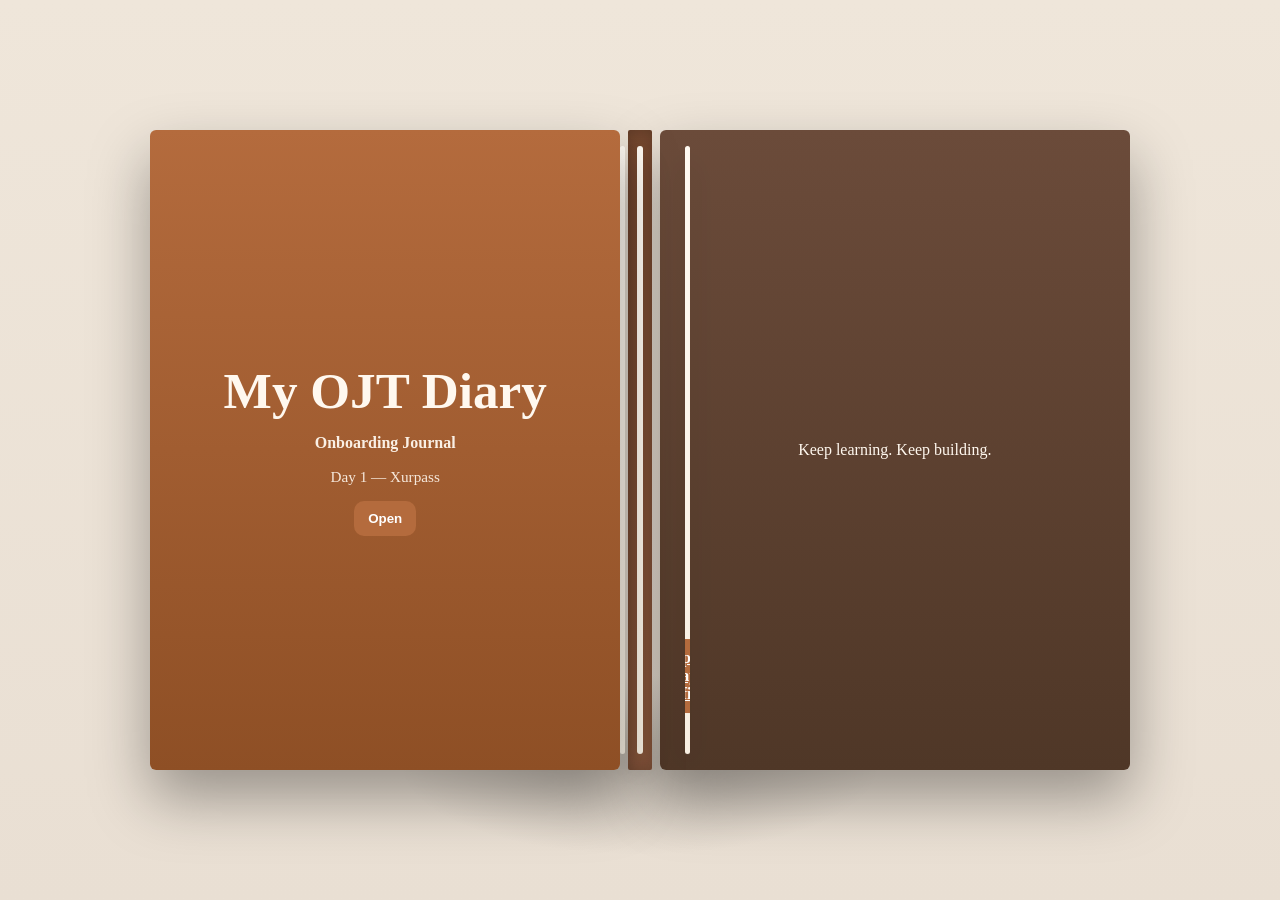
<file: day1/index.html>
<!DOCTYPE html>
<html lang="en">
<head>
    <meta charset="UTF-8">
    <meta name="viewport" content="width=device-width, initial-scale=1.0">
    <title>My OJT Diary — Day 1</title>
    <link rel="stylesheet" href="style.css">
    <meta name="color-scheme" content="light dark">
</head>
<body>
    <div class="book-wrapper">
        <div class="book-shadow"></div>
        <div class="book" id="book">
            <div class="spine"></div>

            <!-- Front cover -->
            <div class="cover cover-front">
                <div class="cover-content">
                    <h1>My OJT Diary</h1>
                    <p class="sub">Onboarding Journal</p>
                    <p class="meta">Day 1 — Xurpass</p>
                    <button id="openBtn" class="btn primary">Open</button>
                </div>
            </div>

            <!-- Pages container -->
            <div class="pages">
                <!-- Left page (back of cover) -->
                <div class="page page-left page-frontback">
                    <div class="page-inner">
                        <h2 class="title-small">Welcome</h2>
                        <p class="muted">A personal record of what I learn each day.</p>
                    </div>
                </div>

                <!-- Right page (first content page) -->
                <div class="page page-right page-one" id="page1">
                    <div class="page-inner">
                        <div class="card-top">
                            <p class="day-label">Day 1</p>
                        </div>
                        <h1>My First Day at Xurpass</h1>
                        <p class="subtitle">A diary-style recap of what I learned and experienced today.</p>

                        <article class="entry-block">
                            <h2>Company Notes</h2>
                            <p>Xurpass Company was founded on November 26, 2001. It is one of the largest consumer tech companies in the Philippines.</p>
                            <p>The vision is to keep expanding and growing into the leading and most trusted IT solution provider in the country.</p>
                        </article>

                        <article class="entry-block">
                            <h2>What I Learned</h2>
                            <ul>
                                <li>AI</li>
                                <li>Flex IT</li>
                                <li>Software Builders</li>
                                <li>Business Solutions</li>
                            </ul>
                        </article>

                        <div class="actions">
                            <button class="btn" id="prevBtn">Prev</button>
                            <button class="btn primary" id="nextBtn">Next</button>
                        </div>
                    </div>
                </div>

                <!-- Right-side second page (hidden until flipped) -->
                <div class="page page-right page-two" id="page2">
                    <div class="page-inner">
                        <h1>Day 2 Placeholder</h1>
                        <p>Use this space to add the next day's notes. Click Prev to go back.</p>
                        <div class="actions">
                            <button class="btn" id="prevBtn2">Prev</button>
                            <a class="btn primary" href="day2.html">Open Day 2 file</a>
                        </div>
                    </div>
                </div>
            </div>

            <!-- Back cover -->
            <div class="cover cover-back">
                <div class="cover-content">
                    <p class="quote">Keep learning. Keep building.</p>
                </div>
            </div>
        </div>
    </div>

    <script>
    (function(){
        var book = document.getElementById('book');
        var openBtn = document.getElementById('openBtn');
        var nextBtn = document.getElementById('nextBtn');
        var prevBtn = document.getElementById('prevBtn');
        var prevBtn2 = document.getElementById('prevBtn2');

        openBtn && openBtn.addEventListener('click', function(){
            document.body.classList.add('book-open');
        });

        nextBtn && nextBtn.addEventListener('click', function(){
            document.body.classList.add('page-flipped');
        });

        prevBtn && prevBtn.addEventListener('click', function(){
            document.body.classList.remove('page-flipped');
        });

        prevBtn2 && prevBtn2.addEventListener('click', function(){
            document.body.classList.remove('page-flipped');
        });
    })();
    </script>
</body>
</html>
</file>
<file: day1/style.css>
* {
    box-sizing: border-box;
}

:root {
    color-scheme: light;
    --bg: #f3e7d3;
    --paper: #fffaf2;
    --paper-strong: #f8efe2;
    --ink: #2f2418;
    --muted: #6f5b45;
    --accent: #b46b3d;
    --accent-dark: #8e4f25;
    --shadow: 0 22px 60px rgba(62, 36, 18, 0.16);
}

body {
    margin: 0;
    min-height: 100vh;
    font-family: Georgia, 'Times New Roman', serif;
    color: var(--ink);
    background: linear-gradient(180deg,#efe6da 0%, #e9dfd3 100%);
}

.diary-page {
    min-height: 100vh;
    display: grid;
    place-items: center;
    padding: 32px 16px;
}

/* Book cover and transitions */
.book-cover {
    height: 100vh;
    display: flex;
    align-items: center;
    justify-content: center;
    text-align: center;
    padding: 48px 20px;
    background: linear-gradient(180deg, #4b2e1a 0%, #b46b3d 60%);
    color: #fff8ef;
    position: relative;
    overflow: hidden;
    transition: transform 700ms cubic-bezier(.2,.9,.25,1), opacity 420ms ease;
}

.cover-inner {
    max-width: 56ch;
}

.cover-title {
    margin: 0 0 8px;
    font-family: 'Georgia', serif;
    font-size: clamp(2.6rem, 6vw, 5rem);
    letter-spacing: 0.02em;
}

.cover-sub {
    margin: 8px 0 6px;
    opacity: 0.95;
    font-weight: 600;
}

.cover-meta {
    margin: 12px 0 22px;
    color: rgba(255,255,255,0.9);
}

.open-button {
    appearance: none;
    border: none;
    cursor: pointer;
    padding: 12px 20px;
    border-radius: 999px;
    background: rgba(255,255,255,0.12);
    color: #fff;
    font-weight: 700;
    box-shadow: 0 10px 24px rgba(0,0,0,0.24);
}

.close-button {
    appearance: none;
    border: 1px solid rgba(47,36,24,0.06);
    background: transparent;
    color: var(--ink);
    padding: 6px 10px;
    border-radius: 10px;
    cursor: pointer;
    font-weight: 700;
}

.book-inner {
    transition: opacity 560ms ease, transform 560ms ease;
    opacity: 0;
    transform: translateY(20px);
}

body.diary-open .book-cover {
    transform: translateY(-110%);
    opacity: 0;
    pointer-events: none;
}

body.diary-open .book-inner {
    opacity: 1;
    transform: none;
}

.diary-card {
    width: min(820px, 100%);
    background: linear-gradient(180deg, var(--paper) 0%, var(--paper-strong) 100%);
    border: 1px solid rgba(142, 79, 37, 0.18);
    border-radius: 28px;
    padding: 36px;
    box-shadow: var(--shadow);
    position: relative;
    overflow: hidden;
}

.diary-card::before {
    content: '';
    position: absolute;
    inset: 0;
    background:
        linear-gradient(90deg, rgba(180, 107, 61, 0.08) 0, rgba(180, 107, 61, 0.08) 1px, transparent 1px, transparent 100%),
        linear-gradient(180deg, rgba(180, 107, 61, 0.06) 0, rgba(180, 107, 61, 0.06) 1px, transparent 1px, transparent 100%);
    background-size: 32px 32px;
    opacity: 0.2;
    pointer-events: none;
}

.diary-card > * {
    position: relative;
    z-index: 1;
}

.day-label {
    display: inline-block;
    margin: 0 0 12px;
    padding: 8px 14px;
    border-radius: 999px;
    background: rgba(180, 107, 61, 0.14);
    color: var(--accent-dark);
    font-size: 0.9rem;
    letter-spacing: 0.08em;
    text-transform: uppercase;
}

.card-top {
    display:flex;
    align-items:center;
    justify-content:space-between;
    gap: 12px;
}

/* ---------- Book layout ---------- */
.book-wrapper{
    display:flex;
    align-items:center;
    justify-content:center;
    min-height:100vh;
    padding:48px 20px;
}

.book-shadow{
    position:absolute;
    width:100%;
    height:100%;
    pointer-events:none;
    background: radial-gradient(800px 300px at 50% 85%, rgba(0,0,0,0.18), transparent 30%);
}

.book{
    width: 980px;
    max-width: calc(100% - 80px);
    height: 640px;
    position: relative;
    perspective: 2000px;
    display: grid;
    grid-template-columns: 1fr;
}

.spine{
    position:absolute;
    left:50%;
    top:0;
    bottom:0;
    width:24px;
    transform:translateX(-50%);
    background: linear-gradient(180deg,#7a4b31,#8e5a3f);
    box-shadow: inset 0 0 18px rgba(0,0,0,0.25);
    z-index:5;
    border-radius:2px;
}

.cover{
    position:absolute;
    width:48%;
    height:100%;
    top:0;
    box-shadow: 0 28px 60px rgba(0,0,0,0.35);
    display:flex;
    align-items:center;
    justify-content:center;
    backface-visibility:hidden;
    transform-origin:left center;
    transition: transform 900ms cubic-bezier(.2,.9,.25,1), box-shadow 300ms ease;
    border-radius: 6px;
}

.cover-front{
    left:0;
    background: linear-gradient(180deg,#b46b3d 0%, #8e4f25 100%);
    color: #fff8ef;
    z-index:8;
}

.cover-back{
    right:0;
    transform-origin:right center;
    background: linear-gradient(180deg,#6b4b3a 0%, #4f3727 100%);
    color: #fff8ef;
    z-index:2;
}

.cover .cover-content{
    text-align:center;
    padding:28px;
}

.cover .cover-content h1{
    margin:0 0 6px;
    font-size: clamp(2rem, 4vw, 3.2rem);
}

.cover .sub{opacity:0.95;font-weight:700}
.cover .meta{opacity:0.9;font-size:0.95rem}

.pages{
    position:absolute;
    left:48%;
    top:16px;
    right:48%;
    height:calc(100% - 32px);
    display:flex;
    gap:12px;
    transform-style: preserve-3d;
    z-index:6;
}

.page{
    width:48%;
    height:100%;
    background: linear-gradient(180deg, var(--paper) 0%, var(--paper-strong) 100%);
    border-radius:6px;
    box-shadow: 0 14px 30px rgba(0,0,0,0.18);
    transform-origin:left center;
    transition: transform 900ms cubic-bezier(.2,.9,.25,1), box-shadow 300ms ease;
    overflow:auto;
    -webkit-overflow-scrolling: touch;
}

.page-inner{padding:36px}

.page-one{z-index:7}
.page-two{z-index:4; transform: translateX(30px) rotateY(-6deg);}

/* When book is opened hide the front cover by rotating it */
body.book-open .cover-front{
    transform: translateX(-48%) rotateY(-160deg);
    box-shadow: none;
}

/* Flip to second page */
body.page-flipped .page-one{
    transform: rotateY(-180deg) translateX(-6%);
    z-index:3;
}

body.page-flipped .page-two{
    transform: none;
    z-index:7;
}

/* Buttons */
.btn{
    padding:10px 14px;
    border-radius:10px;
    border:1px solid rgba(47,36,24,0.06);
    background:transparent;
    cursor:pointer;
    font-weight:700;
}
.btn.primary{background:var(--accent);color:#fff;border:none}

.actions{display:flex;gap:12px;justify-content:flex-end;margin-top:22px}

/* Page content styles */
h1{font-size:2rem;margin:0 0 8px}
.subtitle{margin:8px 0 12px;color:var(--muted)}
.entry-block{margin-top:18px;padding:16px;border-radius:12px;background:rgba(255,255,255,0.6)}

/* Responsive */
@media (max-width:1100px){
    .book{height:560px}
}
@media (max-width:720px){
    .book{width:560px;height:420px}
    .pages{left:44%;right:44%}
}


h1 {
    margin: 0;
    font-size: clamp(2.3rem, 4vw, 4rem);
    line-height: 1.05;
}

.subtitle {
    margin: 14px 0 0;
    max-width: 62ch;
    color: var(--muted);
    font-size: 1.05rem;
}

.entry-block {
    margin-top: 28px;
    padding: 20px 22px;
    border-radius: 22px;
    background: rgba(255, 255, 255, 0.5);
    border: 1px solid rgba(142, 79, 37, 0.12);
}

.entry-block h2 {
    margin: 0 0 12px;
    font-size: 1.2rem;
    color: var(--accent-dark);
}

.entry-block p,
.entry-block li {
    margin: 0;
    color: var(--ink);
    line-height: 1.75;
}

.entry-block p + p,
.entry-block li + li {
    margin-top: 8px;
}

.entry-block ul {
    margin: 0;
    padding-left: 20px;
}

.reflection {
    background: rgba(180, 107, 61, 0.08);
}

.actions {
    display: flex;
    justify-content: flex-end;
    margin-top: 28px;
}

.next-button {
    display: inline-flex;
    align-items: center;
    justify-content: center;
    min-width: 150px;
    padding: 14px 20px;
    border-radius: 999px;
    background: linear-gradient(180deg, var(--accent) 0%, var(--accent-dark) 100%);
    color: #fff8ef;
    text-decoration: none;
    font-weight: 700;
    letter-spacing: 0.03em;
    box-shadow: 0 14px 28px rgba(142, 79, 37, 0.28);
    transition: transform 160ms ease, box-shadow 160ms ease;
}

.next-button:hover {
    transform: translateY(-2px);
    box-shadow: 0 18px 32px rgba(142, 79, 37, 0.34);
}

.next-button:focus-visible {
    outline: 3px solid rgba(180, 107, 61, 0.35);
    outline-offset: 3px;
}

@media (max-width: 640px) {
    .diary-card {
        padding: 24px 18px;
        border-radius: 22px;
    }

    .actions {
        justify-content: stretch;
    }

    .next-button {
        width: 100%;
    }
}
</file>
